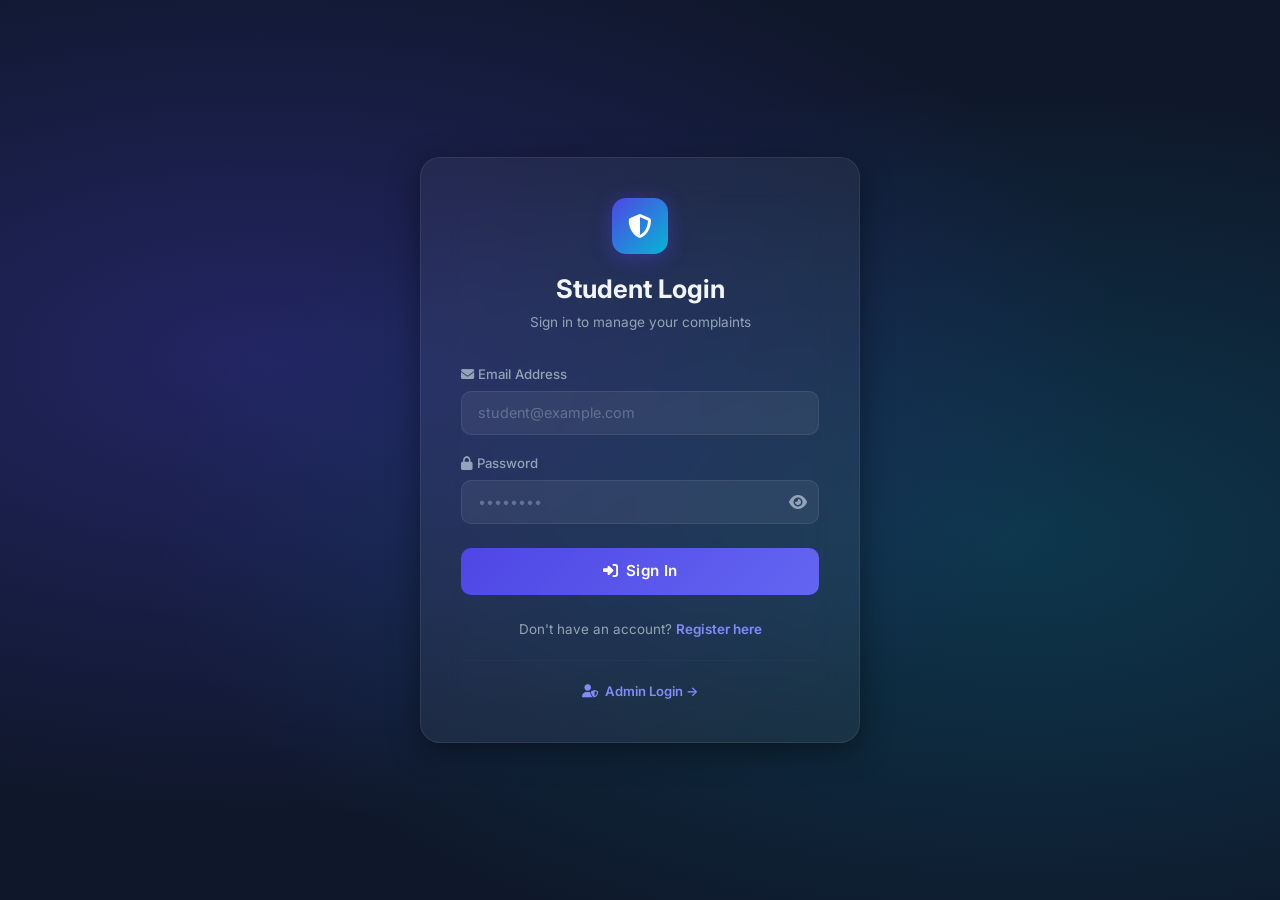
<file: index.html>
<!DOCTYPE html>
<html lang="en">
<head>
  <meta charset="UTF-8" />
  <meta name="viewport" content="width=device-width, initial-scale=1.0" />
  <title>Digital Complaint Management System</title>
  <meta name="description" content="Campus Grievance and Complaint Management System." />

  <!-- Bootstrap 5 -->
  <link href="https://cdn.jsdelivr.net/npm/bootstrap@5.3.2/dist/css/bootstrap.min.css" rel="stylesheet" />
  <!-- Font Awesome Icons -->
  <link href="https://cdnjs.cloudflare.com/ajax/libs/font-awesome/6.5.0/css/all.min.css" rel="stylesheet" />
  <!-- Custom CSS -->
  <link href="assets/css/style.css" rel="stylesheet" />

  <style>
    /* Fixed Toast Placement */
    #toast-area {
      position: fixed;
      top: 20px;
      right: 20px;
      z-index: 1060;
      width: 320px;
      pointer-events: none;
    }
    #toast-area .alert {
      pointer-events: auto;
      border-radius: var(--radius);
    }
  </style>
</head>
<body>

  <!-- Floating Toast Notifications -->
  <div id="toast-area"></div>

  <!-- ═══════════════════ AUTH PAGES (Login/Register) ═══════════════════ -->
  <div id="auth-wrapper" class="auth-page d-none">
    
    <!-- Login Card -->
    <div id="auth-login-card" class="auth-card d-none">
      <div class="auth-logo">
        <i class="fa-solid fa-shield-halved" style="color:#fff;"></i>
      </div>
      <h1 class="auth-title" id="login-title">Student Login</h1>
      <p class="auth-subtitle" id="login-subtitle">Sign in to manage your complaints</p>

      <form id="loginForm" novalidate>
        
        <!-- Student Login Fields -->
        <div class="mb-3 student-only">
          <label class="form-label" for="email">
            <i class="fa-solid fa-envelope me-1"></i>Email Address
          </label>
          <input type="email" id="email" class="form-control" placeholder="student@example.com" required />
        </div>

        <!-- Admin Login Fields -->
        <div class="mb-3 admin-only d-none">
          <label class="form-label" for="username">
            <i class="fa-solid fa-user me-1"></i>Username
          </label>
          <input type="text" id="username" class="form-control" placeholder="admin" required />
        </div>

        <!-- Password Field -->
        <div class="mb-4">
          <label class="form-label" for="password">
            <i class="fa-solid fa-lock me-1"></i>Password
          </label>
          <div class="position-relative">
            <input type="password" id="password" class="form-control pe-5" placeholder="••••••••" required />
            <button type="button" id="togglePw" class="btn position-absolute end-0 top-50 translate-middle-y border-0" style="background:none;color:var(--text-muted);z-index:10;">
              <i class="fa-solid fa-eye" id="eyeIcon"></i>
            </button>
          </div>
        </div>

        <button type="submit" class="btn-primary-custom mb-3">
          <i class="fa-solid fa-right-to-bracket me-2"></i>Sign In
        </button>
      </form>

      <!-- Toggle Links -->
      <div class="text-center mt-2 student-only" style="font-size:0.84rem;color:var(--text-muted);">
        Don't have an account?
        <a href="javascript:void(0)" onclick="navigate('register')" style="color:var(--primary-light);font-weight:600;">Register here</a>
      </div>

      <hr style="border-color:var(--border);margin:1.25rem 0;" />
      
      <p class="text-center" style="font-size:0.82rem;color:var(--text-muted);margin:0;">
        <a href="javascript:void(0)" id="login-toggle-btn" style="color:var(--primary-light);font-weight:600;">
          <i class="fa-solid fa-user-shield me-1"></i> Admin Login →
        </a>
      </p>
    </div>

    <!-- Register Card -->
    <div id="auth-register-card" class="auth-card d-none">
      <div class="auth-logo">
        <i class="fa-solid fa-graduation-cap" style="color:#fff;"></i>
      </div>
      <h1 class="auth-title">Student Registration</h1>
      <p class="auth-subtitle">Create your digital grievance account</p>

      <form id="registerForm" novalidate>
        <div class="mb-3">
          <label class="form-label" for="reg-name"><i class="fa-solid fa-user me-1"></i>Full Name</label>
          <input type="text" id="reg-name" class="form-control" placeholder="John Doe" required />
        </div>
        <div class="mb-3">
          <label class="form-label" for="reg-email"><i class="fa-solid fa-envelope me-1"></i>Email Address</label>
          <input type="email" id="reg-email" class="form-control" placeholder="john.doe@college.edu" required />
        </div>
        <div class="mb-3">
          <label class="form-label" for="reg-phone"><i class="fa-solid fa-phone me-1"></i>Phone Number</label>
          <input type="tel" id="reg-phone" class="form-control" placeholder="9876543210" required />
        </div>
        <div class="mb-3">
          <label class="form-label" for="reg-password"><i class="fa-solid fa-lock me-1"></i>Password</label>
          <input type="password" id="reg-password" class="form-control" placeholder="Min 6 characters" required />
        </div>
        <div class="mb-4">
          <label class="form-label" for="reg-confirm"><i class="fa-solid fa-shield me-1"></i>Confirm Password</label>
          <input type="password" id="reg-confirm" class="form-control" placeholder="Re-enter password" required />
        </div>

        <button type="submit" class="btn-primary-custom mb-3">
          <i class="fa-solid fa-user-plus me-2"></i>Register Account
        </button>
      </form>

      <div class="text-center" style="font-size:0.84rem;color:var(--text-muted);">
        Already have an account?
        <a href="javascript:void(0)" onclick="state.adminMode=false; navigate('login')" style="color:var(--primary-light);font-weight:600;">Sign In here</a>
      </div>
    </div>

  </div>

  <!-- ═══════════════════ MAIN SYSTEM APPLICATION WRAPPER ═══════════════════ -->
  <div id="layout-wrapper" class="layout-wrapper d-none">
    
    <!-- Sidebar Aside -->
    <aside class="sidebar" id="sidebar">
      <div class="sidebar-brand">
        <div class="brand-icon">
          <i class="fa-solid fa-shield-halved" style="color:#fff;"></i>
        </div>
        <div>
          <div class="brand-text" id="sidebar-brand-title">Complaint MS</div>
          <div class="brand-sub" id="sidebar-brand-sub">Student Portal</div>
        </div>
      </div>

      <nav class="sidebar-nav">
        <!-- Student Sidebar Links -->
        <div id="student-nav-links">
          <div class="nav-section-label">Main</div>
          <a href="javascript:void(0)" onclick="navigate('dashboard')" class="nav-link-item" id="nav-dash">
            <i class="fa-solid fa-gauge-high"></i> Dashboard
          </a>
          <a href="javascript:void(0)" onclick="navigate('submit')" class="nav-link-item" id="nav-submit">
            <i class="fa-solid fa-plus-circle"></i> Submit Complaint
          </a>
          <a href="javascript:void(0)" onclick="navigate('my-complaints')" class="nav-link-item" id="nav-view">
            <i class="fa-solid fa-list-check"></i> My Complaints
          </a>
        </div>

        <!-- Admin Sidebar Links -->
        <div id="admin-nav-links" class="d-none">
          <div class="nav-section-label">Main</div>
          <a href="javascript:void(0)" onclick="navigate('admin-dashboard')" class="nav-link-item" id="nav-admin-dash">
            <i class="fa-solid fa-gauge-high"></i> Dashboard
          </a>
        </div>

        <div class="nav-section-label mt-4">Account</div>
        <a href="javascript:void(0)" onclick="logout()" class="nav-link-item text-danger">
          <i class="fa-solid fa-right-from-bracket"></i> Logout
        </a>
      </nav>

      <div class="sidebar-footer">
        <div style="font-size:0.72rem;color:var(--text-muted);text-align:center;">
          <i class="fa-solid fa-circle-check me-1"></i> Static Offline DB Mode
        </div>
      </div>
    </aside>

    <!-- Main Content Container -->
    <div class="main-content">
      
      <!-- Top Navbar Header -->
      <div class="top-navbar">
        <div class="d-flex align-items-center gap-3">
          <button class="btn border-0 d-md-none" id="sidebarToggle" style="background:var(--glass);color:var(--text-primary);">
            <i class="fa-solid fa-bars"></i>
          </button>
          <span class="page-title" id="top-nav-title">
            <i class="fa-solid fa-gauge-high me-2" style="color:var(--primary-light);"></i>Dashboard
          </span>
        </div>
        <div class="user-badge">
          <div class="user-avatar" id="user-avatar-text">S</div>
          <span class="user-name" id="user-display-name">Demo Student</span>
        </div>
      </div>

      <!-- Real Dynamic Content Area -->
      <div class="content-area">

        <!-- 🎓 1. STUDENT DASHBOARD AREA -->
        <div id="student-dashboard-area" class="d-none">
          <!-- Welcome panel -->
          <div class="panel mb-4" style="background:linear-gradient(135deg,rgba(79,70,229,0.25),rgba(6,182,212,0.15)); border-color:rgba(79,70,229,0.3);">
            <div class="d-flex align-items-center justify-content-between flex-wrap gap-2">
              <div>
                <h2 style="font-size:1.3rem;font-weight:700;margin-bottom:0.25rem;">
                  Welcome back, <span class="gradient-text" id="welcome-name">Demo Student</span> 👋
                </h2>
                <p style="color:var(--text-muted);font-size:0.85rem;margin:0;">
                  Track the status of your campus complaints in real-time. (Data saved to LocalStorage).
                </p>
              </div>
              <a href="javascript:void(0)" onclick="navigate('submit')" class="btn-action btn-update" style="padding:0.5rem 1.1rem;font-size:0.85rem;">
                <i class="fa-solid fa-plus"></i> New Complaint
              </a>
            </div>
          </div>

          <!-- Stats Grid -->
          <div class="stats-grid">
            <div class="stat-card primary">
              <div class="stat-icon primary"><i class="fa-solid fa-inbox"></i></div>
              <div class="stat-value" id="student-stat-total">0</div>
              <div class="stat-label">Total Submitted</div>
            </div>
            <div class="stat-card warning">
              <div class="stat-icon warning"><i class="fa-solid fa-clock"></i></div>
              <div class="stat-value" id="student-stat-pending">0</div>
              <div class="stat-label">Pending</div>
            </div>
            <div class="stat-card info">
              <div class="stat-icon info"><i class="fa-solid fa-spinner"></i></div>
              <div class="stat-value" id="student-stat-inprogress">0</div>
              <div class="stat-label">In Progress</div>
            </div>
            <div class="stat-card success">
              <div class="stat-icon success"><i class="fa-solid fa-circle-check"></i></div>
              <div class="stat-value" id="student-stat-resolved">0</div>
              <div class="stat-label">Resolved</div>
            </div>
          </div>

          <!-- Recent complaints table panel -->
          <div class="panel">
            <div class="panel-header">
              <span class="panel-title">
                <i class="fa-solid fa-clock-rotate-left" style="color:var(--primary-light);"></i> Recent Complaints
              </span>
              <a href="javascript:void(0)" onclick="navigate('my-complaints')" style="font-size:0.8rem;color:var(--primary-light);">View all →</a>
            </div>

            <!-- Recent list -->
            <div class="table-responsive d-none" id="student-recent-table-container">
              <table class="data-table">
                <thead>
                  <tr>
                    <th>#</th>
                    <th>Category</th>
                    <th>Title</th>
                    <th>Priority</th>
                    <th>Status</th>
                    <th>Date</th>
                  </tr>
                </thead>
                <tbody id="student-recent-tbody"></tbody>
              </table>
            </div>

            <!-- Empty State -->
            <div class="empty-state" id="student-recent-empty">
              <i class="fa-solid fa-inbox"></i>
              <p>No complaints submitted yet.</p>
              <a href="javascript:void(0)" onclick="navigate('submit')" class="btn-action btn-update mt-2">
                <i class="fa-solid fa-plus"></i> Submit your first complaint
              </a>
            </div>
          </div>
        </div>

        <!-- 🎓 2. SUBMIT COMPLAINT AREA -->
        <div id="submit-complaint-area" class="d-none">
          <div class="complaint-form-card">
            <h2 style="font-size:1.1rem;font-weight:700;margin-bottom:1.25rem;color:var(--text-primary);">
              <i class="fa-solid fa-file-pen me-2" style="color:var(--primary-light);"></i> New Complaint
            </h2>
            <form id="complaintForm" novalidate>
              <div class="mb-3">
                <label class="form-label" for="category"><i class="fa-solid fa-tag me-1"></i>Complaint Category *</label>
                <select id="category" class="form-select" required>
                  <option value="" disabled selected>-- Select a category --</option>
                  <option value="WiFi Issue">WiFi Issue</option>
                  <option value="Electrical Issue">Electrical Issue</option>
                  <option value="Water Problem">Water Problem</option>
                  <option value="Classroom Issue">Classroom Issue</option>
                  <option value="Hostel Issue">Hostel Issue</option>
                  <option value="Other">Other</option>
                </select>
                <div class="invalid-feedback">Please select a category.</div>
              </div>

              <div class="mb-3">
                <label class="form-label" for="title"><i class="fa-solid fa-heading me-1"></i>Complaint Title *</label>
                <input type="text" id="title" class="form-control" placeholder="Brief title describing the issue…" required minlength="5" maxlength="200" />
                <div class="form-text" style="color:var(--text-muted);font-size:0.75rem;">
                  <span id="titleCount">0</span>/200 characters
                </div>
                <div class="invalid-feedback">Title must be between 5 and 200 characters.</div>
              </div>

              <div class="mb-3">
                <label class="form-label" for="description"><i class="fa-solid fa-align-left me-1"></i>Detailed Description *</label>
                <textarea id="description" class="form-control" rows="5" placeholder="Describe the issue in detail — location, time, severity…" required minlength="10" maxlength="2000"></textarea>
                <div class="form-text" style="color:var(--text-muted);font-size:0.75rem;">
                  <span id="descCount">0</span>/2000 characters
                </div>
                <div class="invalid-feedback">Description must be at least 10 characters.</div>
              </div>

              <div class="mb-4">
                <label class="form-label"><i class="fa-solid fa-flag me-1"></i>Priority Level</label>
                <div class="priority-group">
                  <div class="priority-pill">
                    <input type="radio" id="p-low" name="priority" value="Low" />
                    <label for="p-low" class="low">Low</label>
                  </div>
                  <div class="priority-pill">
                    <input type="radio" id="p-medium" name="priority" value="Medium" checked />
                    <label for="p-medium" class="medium">Medium</label>
                  </div>
                  <div class="priority-pill">
                    <input type="radio" id="p-high" name="priority" value="High" />
                    <label for="p-high" class="high">High</label>
                  </div>
                </div>
              </div>

              <div class="d-flex gap-2">
                <button type="submit" class="btn-primary-custom" style="width:auto;padding:0.65rem 1.75rem;">
                  <i class="fa-solid fa-paper-plane me-2"></i>Submit Complaint
                </button>
                <button type="button" onclick="navigate('dashboard')" class="btn-action btn-update" style="padding:0.65rem 1.2rem;">Cancel</button>
              </div>
            </form>
          </div>
        </div>

        <!-- 🎓 3. VIEW MY COMPLAINTS AREA -->
        <div id="my-complaints-area" class="d-none">
          <div class="panel">
            <div class="panel-header">
              <span class="panel-title">
                <i class="fa-solid fa-inbox" style="color:var(--primary-light);"></i> All My Complaints
              </span>
              <a href="javascript:void(0)" onclick="navigate('submit')" class="btn-action btn-update">
                <i class="fa-solid fa-plus"></i> New Complaint
              </a>
            </div>

            <!-- List Container -->
            <div class="table-responsive d-none" id="my-complaints-table-container">
              <table class="data-table">
                <thead>
                  <tr>
                    <th>#ID</th>
                    <th>Category</th>
                    <th>Title</th>
                    <th>Priority</th>
                    <th>Status</th>
                    <th>Submitted</th>
                    <th>Action</th>
                  </tr>
                </thead>
                <tbody id="my-complaints-tbody"></tbody>
              </table>
            </div>

            <!-- Empty -->
            <div class="empty-state" id="my-complaints-empty">
              <i class="fa-solid fa-inbox"></i>
              <p>You haven't submitted any complaints yet.</p>
              <a href="javascript:void(0)" onclick="navigate('submit')" class="btn-action btn-update mt-2">Submit your first complaint</a>
            </div>
          </div>
        </div>

        <!-- 👑 4. ADMIN DASHBOARD AREA -->
        <div id="admin-dashboard-area" class="d-none">
          
          <!-- Admin Stats Overview -->
          <div class="stats-grid">
            <div class="stat-card primary">
              <div class="stat-icon primary"><i class="fa-solid fa-inbox"></i></div>
              <div class="stat-value" id="admin-stat-total">0</div>
              <div class="stat-label">System Total</div>
            </div>
            <div class="stat-card warning">
              <div class="stat-icon warning"><i class="fa-solid fa-clock"></i></div>
              <div class="stat-value" id="admin-stat-pending">0</div>
              <div class="stat-label">Pending Issues</div>
            </div>
            <div class="stat-card info">
              <div class="stat-icon info"><i class="fa-solid fa-spinner"></i></div>
              <div class="stat-value" id="admin-stat-inprogress">0</div>
              <div class="stat-label">Under Investigation</div>
            </div>
            <div class="stat-card success">
              <div class="stat-icon success"><i class="fa-solid fa-circle-check"></i></div>
              <div class="stat-value" id="admin-stat-resolved">0</div>
              <div class="stat-label">Resolved Issues</div>
            </div>
          </div>

          <div class="row">
            <!-- Left Side: Table & Filters -->
            <div class="col-lg-9">
              <!-- Filters Bar -->
              <div class="filter-bar">
                <div class="flex-grow-1" style="min-width: 200px;">
                  <label class="form-label" for="admin-search"><i class="fa-solid fa-magnifying-glass"></i> Search</label>
                  <input type="text" id="admin-search" class="form-control w-100" placeholder="Title, description, student…" style="max-width: 100% !important;" />
                </div>
                <div>
                  <label class="form-label" for="admin-filter-category">Category</label>
                  <select id="admin-filter-category" class="form-select">
                    <option value="">All Categories</option>
                    <option value="WiFi Issue">WiFi Issue</option>
                    <option value="Electrical Issue">Electrical Issue</option>
                    <option value="Water Problem">Water Problem</option>
                    <option value="Classroom Issue">Classroom Issue</option>
                    <option value="Hostel Issue">Hostel Issue</option>
                    <option value="Other">Other</option>
                  </select>
                </div>
                <div>
                  <label class="form-label" for="admin-filter-status">Status</label>
                  <select id="admin-filter-status" class="form-select">
                    <option value="">All Statuses</option>
                    <option value="Pending">Pending</option>
                    <option value="In Progress">In Progress</option>
                    <option value="Resolved">Resolved</option>
                  </select>
                </div>
              </div>

              <!-- Complaints Table -->
              <div class="panel">
                <div class="panel-header">
                  <span class="panel-title"><i class="fa-solid fa-list-check"></i> Registered System Grievances</span>
                </div>
                <div class="table-responsive d-none" id="admin-table-container">
                  <table class="data-table">
                    <thead>
                      <tr>
                        <th>ID</th>
                        <th>Student</th>
                        <th>Category</th>
                        <th>Title</th>
                        <th>Priority</th>
                        <th>Status</th>
                        <th>Date</th>
                        <th>Actions</th>
                      </tr>
                    </thead>
                    <tbody id="admin-tbody"></tbody>
                  </table>
                </div>

                <!-- Empty State -->
                <div class="empty-state d-none" id="admin-empty-state">
                  <i class="fa-solid fa-magnifying-glass"></i>
                  <p>No complaints match the filter criteria.</p>
                </div>
              </div>
            </div>

            <!-- Right Side: Category breakdown lists -->
            <div class="col-lg-3">
              <div class="panel">
                <div class="panel-header">
                  <span class="panel-title"><i class="fa-solid fa-chart-simple"></i> Issue Categories</span>
                </div>
                <ul class="list-unstyled p-0 m-0" id="admin-category-breakdown"></ul>
              </div>
            </div>
          </div>
        </div>

      </div><!-- /.content-area -->
    </div><!-- /.main-content -->
  </div><!-- /.layout-wrapper -->

  <!-- ═══════════════════ MODALS ═══════════════════ -->

  <!-- 1. Detail Modal (Shared) -->
  <div class="modal fade" id="detailModal" tabindex="-1" aria-hidden="true">
    <div class="modal-dialog modal-dialog-centered">
      <div class="modal-content">
        <div class="modal-header">
          <h5 class="modal-title">
            <i class="fa-solid fa-file-lines me-2" style="color:var(--primary-light);"></i>Complaint Details
          </h5>
          <button type="button" class="btn-close btn-close-white" data-bs-dismiss="modal"></button>
        </div>
        <div class="modal-body" style="padding:1.25rem;">
          <table style="width:100%;font-size:0.875rem;border-collapse:collapse;">
            <tr>
              <td style="color:var(--text-muted);padding:0.5rem 0;width:35%;vertical-align:top;"><i class="fa-solid fa-hashtag me-1"></i>ID</td>
              <td id="md-id" style="font-weight:600;padding:0.5rem 0;"></td>
            </tr>
            <tr>
              <td style="color:var(--text-muted);padding:0.5rem 0;border-top:1px solid var(--border);"><i class="fa-solid fa-heading me-1"></i>Title</td>
              <td id="md-title" style="font-weight:600;padding:0.5rem 0;border-top:1px solid var(--border);"></td>
            </tr>
            <tr>
              <td style="color:var(--text-muted);padding:0.5rem 0;border-top:1px solid var(--border);"><i class="fa-solid fa-tag me-1"></i>Category</td>
              <td id="md-category" style="padding:0.5rem 0;border-top:1px solid var(--border);"></td>
            </tr>
            <tr>
              <td style="color:var(--text-muted);padding:0.5rem 0;border-top:1px solid var(--border);"><i class="fa-solid fa-flag me-1"></i>Priority</td>
              <td id="md-priority" style="padding:0.5rem 0;border-top:1px solid var(--border);"></td>
            </tr>
            <tr>
              <td style="color:var(--text-muted);padding:0.5rem 0;border-top:1px solid var(--border);"><i class="fa-solid fa-circle-dot me-1"></i>Status</td>
              <td id="md-status" style="padding:0.5rem 0;border-top:1px solid var(--border);"></td>
            </tr>
            <tr>
              <td style="color:var(--text-muted);padding:0.5rem 0;border-top:1px solid var(--border);vertical-align:top;"><i class="fa-solid fa-align-left me-1"></i>Description</td>
              <td id="md-description" style="padding:0.5rem 0;border-top:1px solid var(--border);color:var(--text-muted);font-size:0.84rem;line-height:1.6;white-space:pre-wrap;"></td>
            </tr>
            <tr>
              <td style="color:var(--text-muted);padding:0.5rem 0;border-top:1px solid var(--border);"><i class="fa-solid fa-calendar me-1"></i>Submitted</td>
              <td id="md-date" style="padding:0.5rem 0;border-top:1px solid var(--border);color:var(--text-muted);font-size:0.82rem;"></td>
            </tr>
          </table>
        </div>
        <div class="modal-footer">
          <button type="button" class="btn-action btn-update" data-bs-dismiss="modal">Close</button>
        </div>
      </div>
    </div>
  </div>

  <!-- 2. Student Edit Modal -->
  <div class="modal fade" id="studentEditModal" tabindex="-1" aria-hidden="true">
    <div class="modal-dialog modal-dialog-centered">
      <div class="modal-content">
        <div class="modal-header">
          <h5 class="modal-title">
            <i class="fa-solid fa-pen-to-square me-2" style="color:var(--primary-light);"></i>Edit Complaint
          </h5>
          <button type="button" class="btn-close btn-close-white" data-bs-dismiss="modal"></button>
        </div>
        <form id="studentEditForm" novalidate>
          <div class="modal-body" style="padding:1.25rem;">
            <div class="mb-3">
              <label class="form-label" for="edit-category"><i class="fa-solid fa-tag me-1"></i>Category *</label>
              <select id="edit-category" class="form-select" required>
                <option value="WiFi Issue">WiFi Issue</option>
                <option value="Electrical Issue">Electrical Issue</option>
                <option value="Water Problem">Water Problem</option>
                <option value="Classroom Issue">Classroom Issue</option>
                <option value="Hostel Issue">Hostel Issue</option>
                <option value="Other">Other</option>
              </select>
            </div>
            <div class="mb-3">
              <label class="form-label" for="edit-title"><i class="fa-solid fa-heading me-1"></i>Title *</label>
              <input type="text" id="edit-title" class="form-control" required minlength="5" maxlength="200" />
              <div class="form-text" style="color:var(--text-muted);font-size:0.75rem;">
                <span id="edit-titleCount">0</span>/200 characters
              </div>
            </div>
            <div class="mb-3">
              <label class="form-label" for="edit-description"><i class="fa-solid fa-align-left me-1"></i>Description *</label>
              <textarea id="edit-description" class="form-control" rows="5" required minlength="10" maxlength="2000"></textarea>
              <div class="form-text" style="color:var(--text-muted);font-size:0.75rem;">
                <span id="edit-descCount">0</span>/2000 characters
              </div>
            </div>
            <div class="mb-3">
              <label class="form-label">Priority</label>
              <div class="priority-group">
                <div class="priority-pill">
                  <input type="radio" id="edit-p-low" name="priority" value="Low" />
                  <label for="edit-p-low" class="low">Low</label>
                </div>
                <div class="priority-pill">
                  <input type="radio" id="edit-p-medium" name="priority" value="Medium" />
                  <label for="edit-p-medium" class="medium">Medium</label>
                </div>
                <div class="priority-pill">
                  <input type="radio" id="edit-p-high" name="priority" value="High" />
                  <label for="edit-p-high" class="high">High</label>
                </div>
              </div>
            </div>
          </div>
          <div class="modal-footer">
            <button type="button" class="btn-action btn-delete" data-bs-dismiss="modal">Cancel</button>
            <button type="submit" class="btn-action btn-update" style="padding:0.45rem 1rem;">Save Changes</button>
          </div>
        </form>
      </div>
    </div>
  </div>

  <!-- 3. Student Delete Confirm Modal -->
  <div class="modal fade" id="studentDeleteModal" tabindex="-1" aria-hidden="true">
    <div class="modal-dialog modal-dialog-centered">
      <div class="modal-content">
        <div class="modal-header">
          <h5 class="modal-title"><i class="fa-solid fa-triangle-exclamation me-2" style="color:#f87171;"></i>Confirm Deletion</h5>
          <button type="button" class="btn-close btn-close-white" data-bs-dismiss="modal"></button>
        </div>
        <div class="modal-body" style="padding:1.25rem;">
          <p style="color:var(--text-muted);font-size:0.875rem;">Are you sure you want to permanently delete this complaint?</p>
          <p><strong id="sd-title" style="color:var(--text-primary);font-size:0.9rem;"></strong></p>
          <div class="alert alert-danger" style="font-size:0.8rem;margin-top:0.5rem;">
            <i class="fa-solid fa-triangle-exclamation me-1"></i>This action cannot be undone.
          </div>
        </div>
        <div class="modal-footer">
          <button type="button" class="btn-action btn-update" data-bs-dismiss="modal">Cancel</button>
          <form id="studentDeleteForm">
            <button type="submit" class="btn-action btn-delete" style="padding:0.45rem 1rem;">Delete</button>
          </form>
        </div>
      </div>
    </div>
  </div>

  <!-- 4. Admin Update Status Modal -->
  <div class="modal fade" id="adminUpdateModal" tabindex="-1" aria-hidden="true">
    <div class="modal-dialog modal-dialog-centered">
      <div class="modal-content">
        <div class="modal-header">
          <h5 class="modal-title"><i class="fa-solid fa-pen-to-square me-2" style="color:var(--primary-light);"></i>Update Status</h5>
          <button type="button" class="btn-close btn-close-white" data-bs-dismiss="modal"></button>
        </div>
        <form id="adminUpdateForm">
          <div class="modal-body" style="padding:1.25rem;">
            <div class="mb-3">
              <label class="form-label" for="admin-update-status">New Status</label>
              <select id="admin-update-status" class="form-select">
                <option value="Pending">Pending</option>
                <option value="In Progress">In Progress</option>
                <option value="Resolved">Resolved</option>
              </select>
            </div>
          </div>
          <div class="modal-footer">
            <button type="button" class="btn-action btn-delete" data-bs-dismiss="modal">Cancel</button>
            <button type="submit" class="btn-action btn-update" style="padding:0.45rem 1rem;">Update Status</button>
          </div>
        </form>
      </div>
    </div>
  </div>

  <!-- 5. Admin Delete Modal -->
  <div class="modal fade" id="adminDeleteModal" tabindex="-1" aria-hidden="true">
    <div class="modal-dialog modal-dialog-centered">
      <div class="modal-content">
        <div class="modal-header">
          <h5 class="modal-title"><i class="fa-solid fa-triangle-exclamation me-2" style="color:#f87171;"></i>Confirm Deletion</h5>
          <button type="button" class="btn-close btn-close-white" data-bs-dismiss="modal"></button>
        </div>
        <div class="modal-body" style="padding:1.25rem;">
          <p style="color:var(--text-muted);font-size:0.875rem;">Are you sure you want to delete this student's complaint from the system?</p>
          <p><strong id="ad-title" style="color:var(--text-primary);font-size:0.9rem;"></strong></p>
          <div class="alert alert-danger" style="font-size:0.8rem;margin-top:0.5rem;">
            <i class="fa-solid fa-triangle-exclamation me-1"></i>Deleting this complaint is permanent and removes it from all dashboards.
          </div>
        </div>
        <div class="modal-footer">
          <button type="button" class="btn-action btn-update" data-bs-dismiss="modal">Cancel</button>
          <form id="adminDeleteForm">
            <button type="submit" class="btn-action btn-delete" style="padding:0.45rem 1rem;">Delete</button>
          </form>
        </div>
      </div>
    </div>
  </div>

  <!-- Bootstrap JS -->
  <script src="https://cdn.jsdelivr.net/npm/bootstrap@5.3.2/dist/js/bootstrap.bundle.min.js"></script>
  <!-- Client-side Logic -->
  <script src="assets/js/app.js"></script>
</body>
</html>
</file>
<file: assets/css/style.css>
/* ============================================================
   Digital Complaint Management System — Custom CSS
   static/style.css
   ============================================================ */

/* ── Google Font ─────────────────────────────────────────── */
@import url('https://fonts.googleapis.com/css2?family=Inter:wght@300;400;500;600;700;800&display=swap');

/* ── CSS Variables ──────────────────────────────────────── */
:root {
  --primary:        #4f46e5;   /* Indigo */
  --primary-dark:   #3730a3;
  --primary-light:  #818cf8;
  --secondary:      #06b6d4;   /* Cyan */
  --success:        #10b981;
  --warning:        #f59e0b;
  --danger:         #ef4444;
  --info:           #3b82f6;
  --dark:           #0f172a;
  --card-bg:        #1e293b;
  --sidebar-bg:     #0f172a;
  --body-bg:        #0f172a;
  --text-primary:   #f1f5f9;
  --text-muted:     #94a3b8;
  --border:         rgba(255,255,255,0.08);
  --glass:          rgba(255,255,255,0.05);
  --shadow:         0 8px 32px rgba(0,0,0,0.4);
  --radius:         14px;
  --sidebar-width:  260px;
  --transition:     all 0.3s cubic-bezier(.4,0,.2,1);
}

/* ── Reset & Base ─────────────────────────────────────────── */
*, *::before, *::after { box-sizing: border-box; margin: 0; padding: 0; }

html { scroll-behavior: smooth; }

body {
  font-family: 'Inter', sans-serif;
  background: var(--body-bg);
  color: var(--text-primary);
  min-height: 100vh;
  font-size: 0.9375rem;
  line-height: 1.6;
}

a { color: var(--primary-light); text-decoration: none; transition: var(--transition); }
a:hover { color: #fff; }

/* ── Scrollbar ─────────────────────────────────────────── */
::-webkit-scrollbar { width: 6px; }
::-webkit-scrollbar-track { background: var(--dark); }
::-webkit-scrollbar-thumb { background: var(--primary); border-radius: 4px; }

/* ════════════════════════════════════════════════════════════
   AUTH PAGES  (login / register)
   ════════════════════════════════════════════════════════════ */
.auth-page {
  min-height: 100vh;
  display: flex;
  align-items: center;
  justify-content: center;
  background:
    radial-gradient(ellipse at 20% 40%, rgba(79,70,229,0.3) 0%, transparent 60%),
    radial-gradient(ellipse at 80% 60%, rgba(6,182,212,0.2) 0%, transparent 60%),
    var(--body-bg);
  padding: 1.5rem;
}

.auth-card {
  width: 100%;
  max-width: 440px;
  background: var(--glass);
  backdrop-filter: blur(20px);
  -webkit-backdrop-filter: blur(20px);
  border: 1px solid var(--border);
  border-radius: 20px;
  padding: 2.5rem;
  box-shadow: var(--shadow);
  animation: slideUp 0.5s ease;
}

@keyframes slideUp {
  from { opacity: 0; transform: translateY(30px); }
  to   { opacity: 1; transform: translateY(0); }
}

.auth-logo {
  width: 56px;
  height: 56px;
  background: linear-gradient(135deg, var(--primary), var(--secondary));
  border-radius: 14px;
  display: flex;
  align-items: center;
  justify-content: center;
  font-size: 1.5rem;
  margin: 0 auto 1.25rem;
  box-shadow: 0 4px 20px rgba(79,70,229,0.4);
}

.auth-title {
  font-size: 1.6rem;
  font-weight: 700;
  text-align: center;
  color: var(--text-primary);
}

.auth-subtitle {
  font-size: 0.85rem;
  color: var(--text-muted);
  text-align: center;
  margin-top: 0.25rem;
  margin-bottom: 1.75rem;
}

/* ── Form Controls ─────────────────────────────────────── */
.form-label {
  color: var(--text-muted);
  font-size: 0.825rem;
  font-weight: 500;
  margin-bottom: 0.35rem;
}

.form-control, .form-select {
  background: rgba(255,255,255,0.06) !important;
  border: 1px solid var(--border) !important;
  color: var(--text-primary) !important;
  border-radius: 10px !important;
  padding: 0.65rem 1rem !important;
  transition: var(--transition) !important;
  font-size: 0.9rem !important;
}

.form-control:focus, .form-select:focus {
  background: rgba(79,70,229,0.1) !important;
  border-color: var(--primary) !important;
  box-shadow: 0 0 0 3px rgba(79,70,229,0.2) !important;
  outline: none !important;
}

.form-control::placeholder { color: rgba(148,163,184,0.5) !important; }

/* force select option colors */
.form-select option {
  background: #1e293b;
  color: var(--text-primary);
}

/* ── Buttons ──────────────────────────────────────────── */
.btn-primary-custom {
  background: linear-gradient(135deg, var(--primary), #6366f1);
  border: none;
  border-radius: 10px;
  color: #fff;
  font-weight: 600;
  padding: 0.7rem 1.5rem;
  width: 100%;
  cursor: pointer;
  transition: var(--transition);
  letter-spacing: 0.3px;
  font-size: 0.95rem;
}

.btn-primary-custom:hover {
  background: linear-gradient(135deg, var(--primary-dark), var(--primary));
  transform: translateY(-1px);
  box-shadow: 0 6px 20px rgba(79,70,229,0.4);
}

/* ════════════════════════════════════════════════════════════
   LAYOUT — SIDEBAR + MAIN
   ════════════════════════════════════════════════════════════ */
.layout-wrapper {
  display: flex;
  min-height: 100vh;
}

/* ── Sidebar ──────────────────────────────────────────── */
.sidebar {
  width: var(--sidebar-width);
  background: var(--sidebar-bg);
  border-right: 1px solid var(--border);
  display: flex;
  flex-direction: column;
  position: fixed;
  top: 0; left: 0;
  height: 100vh;
  z-index: 100;
  transition: var(--transition);
  overflow-y: auto;
}

.sidebar-brand {
  display: flex;
  align-items: center;
  gap: 0.75rem;
  padding: 1.5rem 1.25rem;
  border-bottom: 1px solid var(--border);
}

.brand-icon {
  width: 40px;
  height: 40px;
  background: linear-gradient(135deg, var(--primary), var(--secondary));
  border-radius: 10px;
  display: flex;
  align-items: center;
  justify-content: center;
  font-size: 1.1rem;
  flex-shrink: 0;
}

.brand-text {
  font-size: 0.875rem;
  font-weight: 700;
  color: var(--text-primary);
  line-height: 1.2;
}

.brand-sub {
  font-size: 0.7rem;
  color: var(--text-muted);
  font-weight: 400;
}

.sidebar-nav {
  padding: 1.25rem 0.75rem;
  flex: 1;
}

.nav-section-label {
  font-size: 0.65rem;
  font-weight: 700;
  text-transform: uppercase;
  letter-spacing: 1.5px;
  color: var(--text-muted);
  padding: 0.5rem 0.75rem 0.5rem;
  margin-top: 0.5rem;
}

.nav-link-item {
  display: flex;
  align-items: center;
  gap: 0.75rem;
  padding: 0.65rem 0.875rem;
  border-radius: 10px;
  color: var(--text-muted);
  font-size: 0.875rem;
  font-weight: 500;
  transition: var(--transition);
  margin-bottom: 0.15rem;
  cursor: pointer;
}

.nav-link-item:hover {
  background: var(--glass);
  color: var(--text-primary);
  transform: translateX(3px);
}

.nav-link-item.active {
  background: linear-gradient(135deg, rgba(79,70,229,0.3), rgba(99,102,241,0.15));
  color: var(--primary-light);
  border-left: 3px solid var(--primary);
}

.nav-link-item i {
  width: 18px;
  text-align: center;
  font-size: 0.9rem;
}

.sidebar-footer {
  padding: 1rem 0.75rem;
  border-top: 1px solid var(--border);
}

/* ── Main Content ─────────────────────────────────────── */
.main-content {
  margin-left: var(--sidebar-width);
  flex: 1;
  display: flex;
  flex-direction: column;
  min-height: 100vh;
}

/* ── Top Navbar ────────────────────────────────────────── */
.top-navbar {
  background: rgba(15,23,42,0.8);
  backdrop-filter: blur(10px);
  border-bottom: 1px solid var(--border);
  padding: 0.9rem 1.5rem;
  display: flex;
  align-items: center;
  justify-content: space-between;
  position: sticky;
  top: 0;
  z-index: 50;
}

.page-title {
  font-size: 1.1rem;
  font-weight: 700;
  color: var(--text-primary);
}

.user-badge {
  display: flex;
  align-items: center;
  gap: 0.6rem;
  background: var(--glass);
  border: 1px solid var(--border);
  border-radius: 50px;
  padding: 0.4rem 0.9rem;
}

.user-avatar {
  width: 30px;
  height: 30px;
  background: linear-gradient(135deg, var(--primary), var(--secondary));
  border-radius: 50%;
  display: flex;
  align-items: center;
  justify-content: center;
  font-size: 0.75rem;
  font-weight: 700;
  color: #fff;
  flex-shrink: 0;
}

.user-name {
  font-size: 0.825rem;
  font-weight: 600;
  color: var(--text-primary);
}

/* ── Content Area ────────────────────────────────────── */
.content-area {
  padding: 1.5rem;
  flex: 1;
}

/* ════════════════════════════════════════════════════════════
   STAT CARDS
   ════════════════════════════════════════════════════════════ */
.stats-grid {
  display: grid;
  grid-template-columns: repeat(auto-fit, minmax(200px, 1fr));
  gap: 1rem;
  margin-bottom: 1.5rem;
}

.stat-card {
  background: var(--glass);
  border: 1px solid var(--border);
  border-radius: var(--radius);
  padding: 1.25rem 1.4rem;
  position: relative;
  overflow: hidden;
  transition: var(--transition);
  backdrop-filter: blur(10px);
}

.stat-card:hover {
  transform: translateY(-3px);
  box-shadow: 0 12px 32px rgba(0,0,0,0.35);
}

.stat-card::before {
  content: '';
  position: absolute;
  top: 0; right: 0;
  width: 80px;
  height: 80px;
  border-radius: 50%;
  opacity: 0.12;
  transform: translate(25px, -25px);
}

.stat-card.primary::before  { background: var(--primary); }
.stat-card.success::before  { background: var(--success); }
.stat-card.warning::before  { background: var(--warning); }
.stat-card.info::before     { background: var(--info); }

.stat-icon {
  width: 42px;
  height: 42px;
  border-radius: 10px;
  display: flex;
  align-items: center;
  justify-content: center;
  font-size: 1.1rem;
  margin-bottom: 0.9rem;
}

.stat-icon.primary  { background: rgba(79,70,229,0.2); color: var(--primary-light); }
.stat-icon.success  { background: rgba(16,185,129,0.2); color: #34d399; }
.stat-icon.warning  { background: rgba(245,158,11,0.2); color: #fbbf24; }
.stat-icon.info     { background: rgba(59,130,246,0.2); color: #60a5fa; }
.stat-icon.danger   { background: rgba(239,68,68,0.2);  color: #f87171; }

.stat-value {
  font-size: 2rem;
  font-weight: 800;
  color: var(--text-primary);
  line-height: 1;
  margin-bottom: 0.25rem;
}

.stat-label {
  font-size: 0.8rem;
  color: var(--text-muted);
  font-weight: 500;
}

/* ════════════════════════════════════════════════════════════
   CARDS / PANELS
   ════════════════════════════════════════════════════════════ */
.panel {
  background: var(--glass);
  border: 1px solid var(--border);
  border-radius: var(--radius);
  padding: 1.25rem;
  backdrop-filter: blur(10px);
  margin-bottom: 1.25rem;
}

.panel-header {
  display: flex;
  align-items: center;
  justify-content: space-between;
  margin-bottom: 1.1rem;
  padding-bottom: 0.75rem;
  border-bottom: 1px solid var(--border);
}

.panel-title {
  font-size: 0.95rem;
  font-weight: 700;
  color: var(--text-primary);
  display: flex;
  align-items: center;
  gap: 0.5rem;
}

/* ════════════════════════════════════════════════════════════
   TABLES
   ════════════════════════════════════════════════════════════ */
.data-table {
  width: 100%;
  border-collapse: collapse;
  font-size: 0.855rem;
}

.data-table thead th {
  background: rgba(79,70,229,0.15);
  color: var(--primary-light);
  font-weight: 600;
  font-size: 0.75rem;
  text-transform: uppercase;
  letter-spacing: 0.8px;
  padding: 0.75rem 1rem;
  border-bottom: 1px solid var(--border);
  white-space: nowrap;
}

.data-table tbody tr {
  border-bottom: 1px solid rgba(255,255,255,0.04);
  transition: var(--transition);
}

.data-table tbody tr:hover {
  background: rgba(255,255,255,0.03);
}

.data-table td {
  padding: 0.75rem 1rem;
  color: var(--text-primary);
  vertical-align: middle;
}

.table-responsive {
  overflow-x: auto;
  border-radius: 10px;
}

/* ── Badges ───────────────────────────────────────────── */
.badge-status {
  display: inline-flex;
  align-items: center;
  gap: 0.3rem;
  padding: 0.3rem 0.7rem;
  border-radius: 20px;
  font-size: 0.72rem;
  font-weight: 600;
  white-space: nowrap;
}

.badge-pending     { background: rgba(245,158,11,0.15); color: #fbbf24; border: 1px solid rgba(245,158,11,0.3); }
.badge-in-progress { background: rgba(59,130,246,0.15); color: #60a5fa; border: 1px solid rgba(59,130,246,0.3); }
.badge-resolved    { background: rgba(16,185,129,0.15); color: #34d399; border: 1px solid rgba(16,185,129,0.3); }

.badge-low    { background: rgba(16,185,129,0.15);  color: #34d399; border: 1px solid rgba(16,185,129,0.2); }
.badge-medium { background: rgba(245,158,11,0.15);  color: #fbbf24; border: 1px solid rgba(245,158,11,0.2); }
.badge-high   { background: rgba(239,68,68,0.15);   color: #f87171; border: 1px solid rgba(239,68,68,0.2); }

/* ── Search & Filter bar ─────────────────────────────── */
.filter-bar {
  background: var(--glass);
  border: 1px solid var(--border);
  border-radius: var(--radius);
  padding: 1rem 1.25rem;
  display: flex;
  flex-wrap: wrap;
  gap: 0.75rem;
  align-items: flex-end;
  margin-bottom: 1.25rem;
}

.filter-bar .form-control,
.filter-bar .form-select {
  max-width: 200px;
  flex: 1;
}

/* ── Alert Toast ─────────────────────────────────────── */
.alert {
  border-radius: 10px;
  font-size: 0.875rem;
  border: 1px solid transparent;
  padding: 0.75rem 1rem;
}

.alert-success { background: rgba(16,185,129,0.15); border-color: rgba(16,185,129,0.3); color: #34d399; }
.alert-danger  { background: rgba(239,68,68,0.15);  border-color: rgba(239,68,68,0.3);  color: #f87171; }
.alert-warning { background: rgba(245,158,11,0.15); border-color: rgba(245,158,11,0.3); color: #fbbf24; }
.alert-info    { background: rgba(59,130,246,0.15); border-color: rgba(59,130,246,0.3); color: #60a5fa; }

/* ── Action Buttons ──────────────────────────────────── */
.btn-action {
  border: none;
  border-radius: 7px;
  padding: 0.3rem 0.65rem;
  font-size: 0.78rem;
  font-weight: 600;
  cursor: pointer;
  transition: var(--transition);
  display: inline-flex;
  align-items: center;
  gap: 0.3rem;
}

.btn-update { background: rgba(59,130,246,0.2); color: #60a5fa; }
.btn-update:hover { background: rgba(59,130,246,0.4); transform: translateY(-1px); }
.btn-delete { background: rgba(239,68,68,0.2); color: #f87171; }
.btn-delete:hover { background: rgba(239,68,68,0.4); transform: translateY(-1px); }

/* ── Submit Complaint Card ──────────────────────────── */
.complaint-form-card {
  background: var(--glass);
  border: 1px solid var(--border);
  border-radius: var(--radius);
  padding: 2rem;
  max-width: 680px;
  backdrop-filter: blur(10px);
}

/* Priority radio pills */
.priority-group {
  display: flex;
  gap: 0.6rem;
  flex-wrap: wrap;
}

.priority-pill input[type="radio"] { display: none; }
.priority-pill label {
  padding: 0.45rem 1.1rem;
  border-radius: 20px;
  font-size: 0.8rem;
  font-weight: 600;
  cursor: pointer;
  border: 1px solid var(--border);
  color: var(--text-muted);
  transition: var(--transition);
}

.priority-pill input:checked + label.low    { background: rgba(16,185,129,0.2);  color: #34d399; border-color: #34d399; }
.priority-pill input:checked + label.medium { background: rgba(245,158,11,0.2);  color: #fbbf24; border-color: #fbbf24; }
.priority-pill input:checked + label.high   { background: rgba(239,68,68,0.2);   color: #f87171; border-color: #f87171; }
.priority-pill label:hover { border-color: var(--primary-light); color: var(--text-primary); }

/* ── Modal overrides ─────────────────────────────────── */
.modal-content {
  background: #1e293b !important;
  border: 1px solid var(--border) !important;
  border-radius: var(--radius) !important;
  color: var(--text-primary) !important;
}

.modal-header {
  border-bottom: 1px solid var(--border) !important;
  padding: 1rem 1.25rem !important;
}

.modal-footer {
  border-top: 1px solid var(--border) !important;
  padding: 0.75rem 1.25rem !important;
}

.btn-close-white {
  filter: invert(1) !important;
  opacity: 0.7 !important;
}

/* ── Responsive ─────────────────────────────────────── */
@media (max-width: 768px) {
  .sidebar {
    width: 200px;
    transform: translateX(-100%);
  }
  .sidebar.open { transform: translateX(0); }
  .main-content { margin-left: 0; }
  .stats-grid   { grid-template-columns: 1fr 1fr; }
  .filter-bar .form-control,
  .filter-bar .form-select { max-width: 100%; }
}

@media (max-width: 480px) {
  .stats-grid { grid-template-columns: 1fr; }
  .auth-card  { padding: 1.75rem 1.25rem; }
}

/* ── Pagination ─────────────────────────────────────── */
.page-link {
  background: var(--glass) !important;
  border-color: var(--border) !important;
  color: var(--text-muted) !important;
  border-radius: 7px !important;
  margin: 0 2px;
  font-size: 0.82rem;
}

.page-link:hover, .page-item.active .page-link {
  background: var(--primary) !important;
  color: #fff !important;
  border-color: var(--primary) !important;
}

/* ── Empty State ─────────────────────────────────────── */
.empty-state {
  text-align: center;
  padding: 3rem 1rem;
  color: var(--text-muted);
}

.empty-state i {
  font-size: 3rem;
  margin-bottom: 1rem;
  opacity: 0.4;
}

.empty-state p { font-size: 0.9rem; }

/* ── Gradient text ────────────────────────────────── */
.gradient-text {
  background: linear-gradient(135deg, var(--primary-light), var(--secondary));
  -webkit-background-clip: text;
  -webkit-text-fill-color: transparent;
  background-clip: text;
}
</file>
